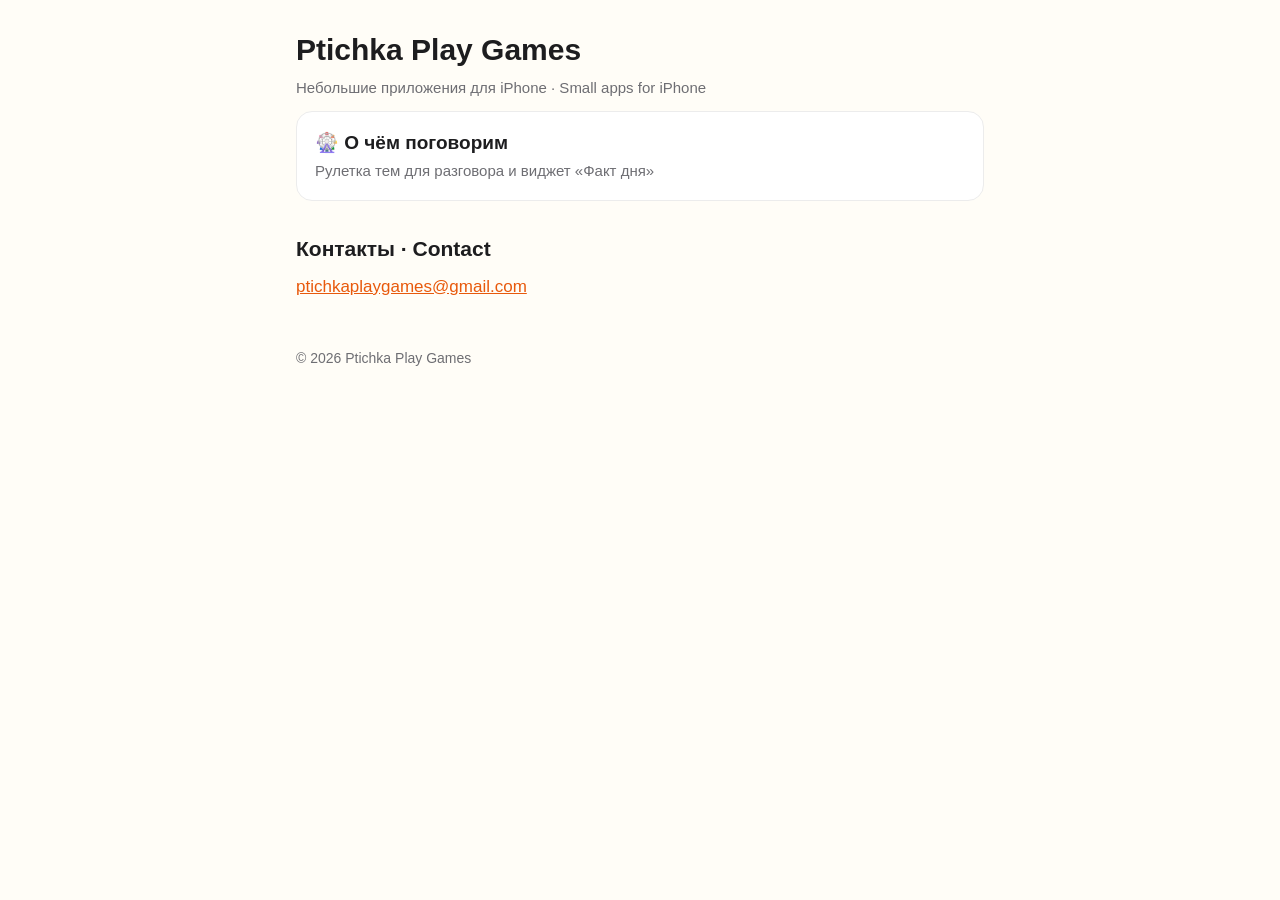
<file: index.html>
<!doctype html>
<html lang="ru">
<head>
<meta charset="utf-8">
<meta name="viewport" content="width=device-width, initial-scale=1">
<title>Ptichka Play Games</title>
<link rel="stylesheet" href="style.css">
</head>
<body>
<main>
  <h1>Ptichka Play Games</h1>
  <p class="muted">Небольшие приложения для iPhone · Small apps for iPhone</p>

  <a class="card" href="topicroulette/support.html">
    <strong>🎡 О чём поговорим</strong><br>
    <span class="muted">Рулетка тем для разговора и виджет «Факт дня»</span>
  </a>

  <h2>Контакты · Contact</h2>
  <p><a href="mailto:ptichkaplaygames@gmail.com">ptichkaplaygames@gmail.com</a></p>

  <footer>© 2026 Ptichka Play Games</footer>
</main>
</body>
</html>
</file>
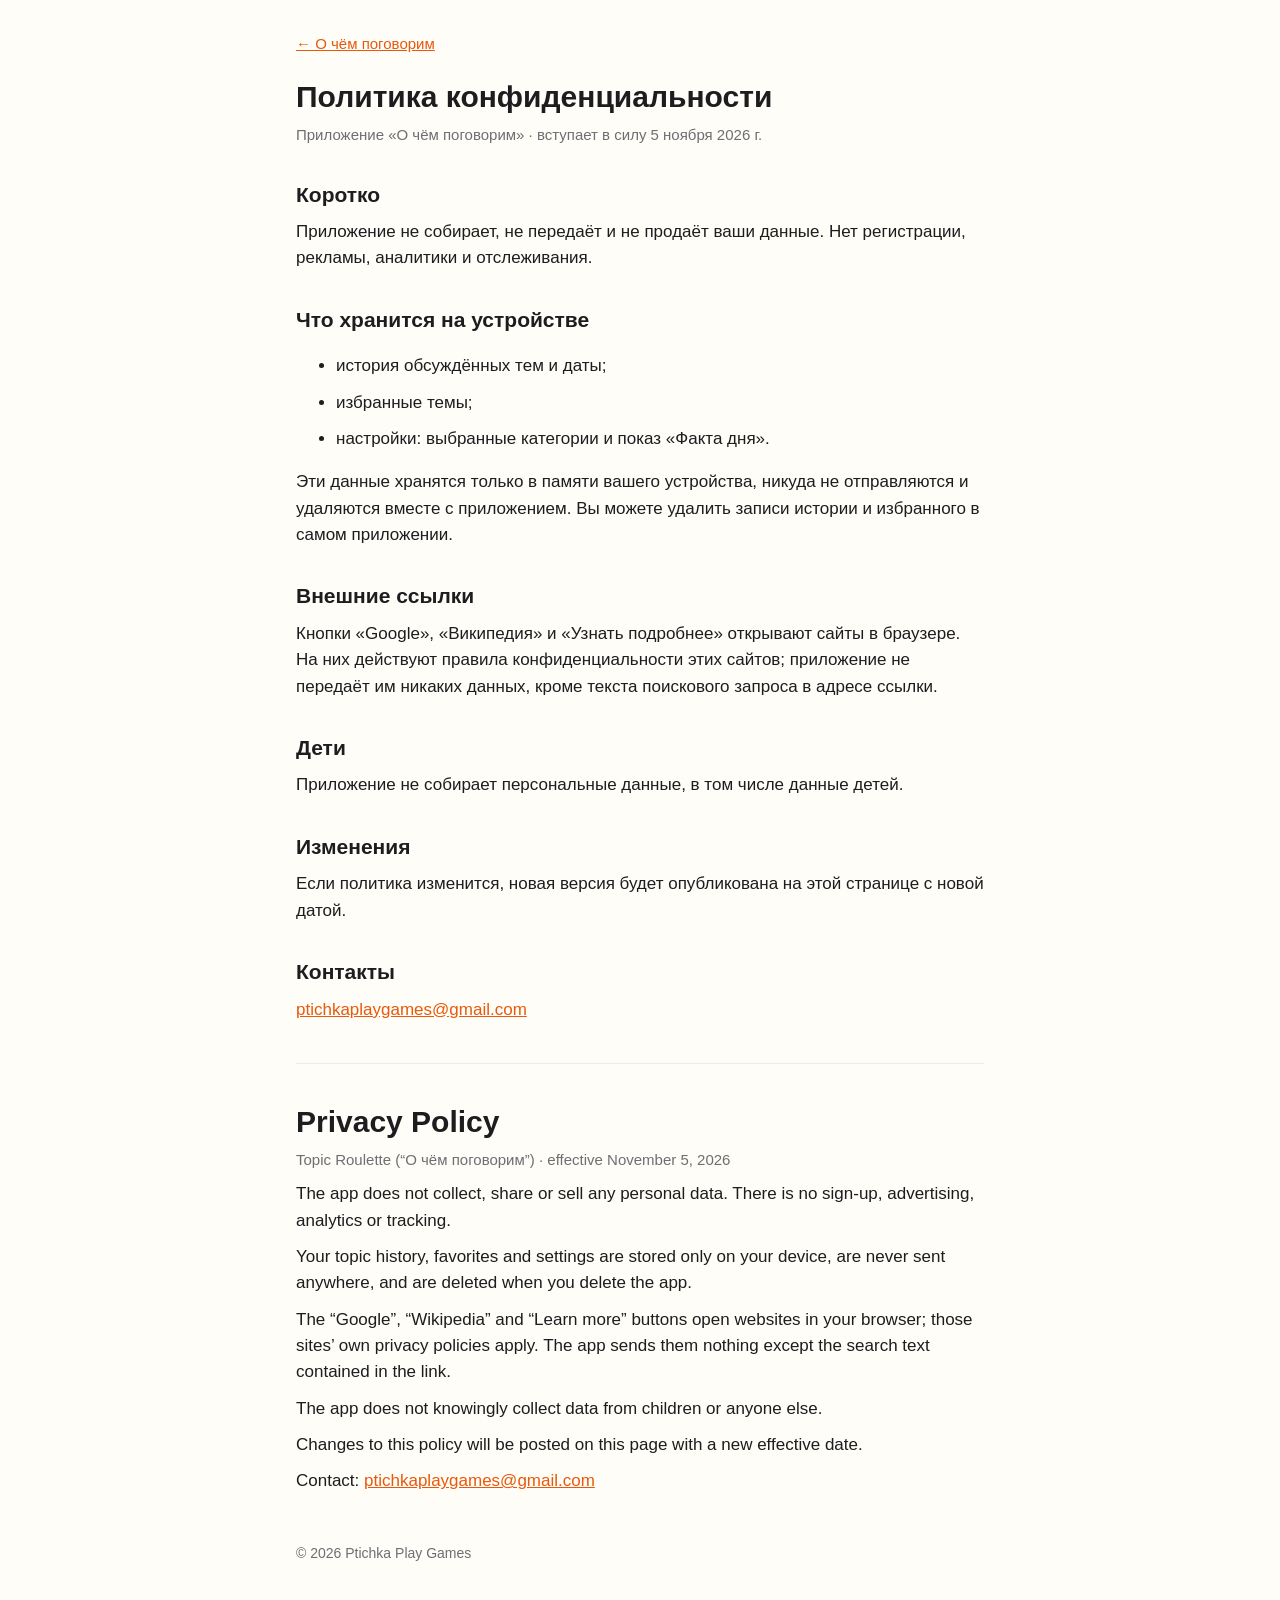
<file: topicroulette/privacy.html>
<!doctype html>
<html lang="ru">
<head>
<meta charset="utf-8">
<meta name="viewport" content="width=device-width, initial-scale=1">
<title>О чём поговорим — политика конфиденциальности</title>
<link rel="stylesheet" href="../style.css">
</head>
<body>
<main>
  <nav><a href="support.html">← О чём поговорим</a></nav>
  <h1>Политика конфиденциальности</h1>
  <p class="muted">Приложение «О чём поговорим» · вступает в силу 5 ноября 2026 г.</p>

  <h2>Коротко</h2>
  <p>Приложение не собирает, не передаёт и не продаёт ваши данные. Нет регистрации, рекламы, аналитики и отслеживания.</p>

  <h2>Что хранится на устройстве</h2>
  <ul>
    <li>история обсуждённых тем и даты;</li>
    <li>избранные темы;</li>
    <li>настройки: выбранные категории и показ «Факта дня».</li>
  </ul>
  <p>Эти данные хранятся только в памяти вашего устройства, никуда не отправляются и удаляются вместе с приложением. Вы можете удалить записи истории и избранного в самом приложении.</p>

  <h2>Внешние ссылки</h2>
  <p>Кнопки «Google», «Википедия» и «Узнать подробнее» открывают сайты в браузере. На них действуют правила конфиденциальности этих сайтов; приложение не передаёт им никаких данных, кроме текста поискового запроса в адресе ссылки.</p>

  <h2>Дети</h2>
  <p>Приложение не собирает персональные данные, в том числе данные детей.</p>

  <h2>Изменения</h2>
  <p>Если политика изменится, новая версия будет опубликована на этой странице с новой датой.</p>

  <h2>Контакты</h2>
  <p><a href="mailto:ptichkaplaygames@gmail.com">ptichkaplaygames@gmail.com</a></p>

  <hr>

  <h1 id="en">Privacy Policy</h1>
  <p class="muted">Topic Roulette (“О чём поговорим”) · effective November 5, 2026</p>
  <p>The app does not collect, share or sell any personal data. There is no sign-up, advertising, analytics or tracking.</p>
  <p>Your topic history, favorites and settings are stored only on your device, are never sent anywhere, and are deleted when you delete the app.</p>
  <p>The “Google”, “Wikipedia” and “Learn more” buttons open websites in your browser; those sites’ own privacy policies apply. The app sends them nothing except the search text contained in the link.</p>
  <p>The app does not knowingly collect data from children or anyone else.</p>
  <p>Changes to this policy will be posted on this page with a new effective date.</p>
  <p>Contact: <a href="mailto:ptichkaplaygames@gmail.com">ptichkaplaygames@gmail.com</a></p>

  <footer>© 2026 Ptichka Play Games</footer>
</main>
</body>
</html>
</file>
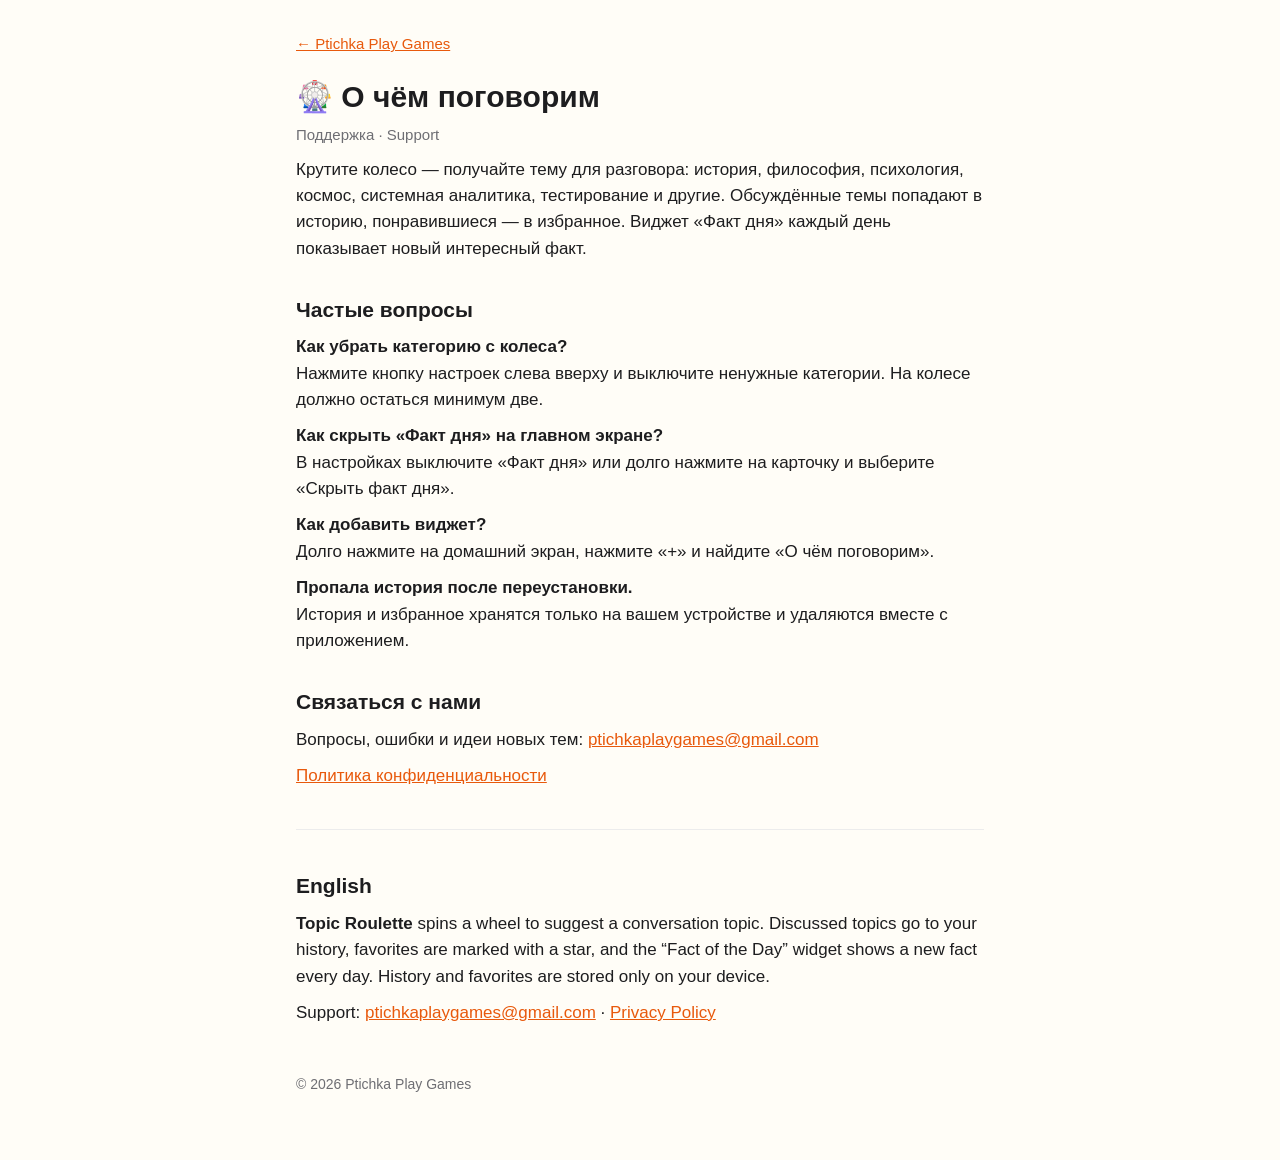
<file: topicroulette/support.html>
<!doctype html>
<html lang="ru">
<head>
<meta charset="utf-8">
<meta name="viewport" content="width=device-width, initial-scale=1">
<title>О чём поговорим — поддержка</title>
<link rel="stylesheet" href="../style.css">
</head>
<body>
<main>
  <nav><a href="../">← Ptichka Play Games</a></nav>
  <h1>🎡 О чём поговорим</h1>
  <p class="muted">Поддержка · Support</p>

  <p>Крутите колесо — получайте тему для разговора: история, философия, психология, космос, системная аналитика, тестирование и другие. Обсуждённые темы попадают в историю, понравившиеся — в избранное. Виджет «Факт дня» каждый день показывает новый интересный факт.</p>

  <h2>Частые вопросы</h2>
  <p><strong>Как убрать категорию с колеса?</strong><br>
  Нажмите кнопку настроек слева вверху и выключите ненужные категории. На колесе должно остаться минимум две.</p>
  <p><strong>Как скрыть «Факт дня» на главном экране?</strong><br>
  В настройках выключите «Факт дня» или долго нажмите на карточку и выберите «Скрыть факт дня».</p>
  <p><strong>Как добавить виджет?</strong><br>
  Долго нажмите на домашний экран, нажмите «+» и найдите «О чём поговорим».</p>
  <p><strong>Пропала история после переустановки.</strong><br>
  История и избранное хранятся только на вашем устройстве и удаляются вместе с приложением.</p>

  <h2>Связаться с нами</h2>
  <p>Вопросы, ошибки и идеи новых тем: <a href="mailto:ptichkaplaygames@gmail.com?subject=О%20чём%20поговорим">ptichkaplaygames@gmail.com</a></p>
  <p><a href="privacy.html">Политика конфиденциальности</a></p>

  <hr>

  <h2>English</h2>
  <p><strong>Topic Roulette</strong> spins a wheel to suggest a conversation topic. Discussed topics go to your history, favorites are marked with a star, and the “Fact of the Day” widget shows a new fact every day. History and favorites are stored only on your device.</p>
  <p>Support: <a href="mailto:ptichkaplaygames@gmail.com">ptichkaplaygames@gmail.com</a> · <a href="privacy.html#en">Privacy Policy</a></p>

  <footer>© 2026 Ptichka Play Games</footer>
</main>
</body>
</html>
</file>
<file: style.css>
:root { --bg: #fffdf7; --fg: #1d1d1f; --muted: #6e6e73; --accent: #e8590c; --card: #ffffff; --line: #ececec; }
@media (prefers-color-scheme: dark) {
  :root { --bg: #111113; --fg: #f5f5f7; --muted: #a1a1a6; --accent: #ff922b; --card: #1c1c1e; --line: #2c2c2e; }
}
* { box-sizing: border-box; }
body { margin: 0; background: var(--bg); color: var(--fg);
  font: 17px/1.55 -apple-system, BlinkMacSystemFont, "Segoe UI", Roboto, sans-serif; }
main { max-width: 720px; margin: 0 auto; padding: 32px 16px 64px; }
h1 { font-size: 30px; line-height: 1.2; margin: 0 0 8px; }
h2 { font-size: 21px; margin: 32px 0 8px; }
p, li { margin: 0 0 10px; }
a { color: var(--accent); }
.muted { color: var(--muted); font-size: 15px; }
.card { display: block; background: var(--card); border: 1px solid var(--line); border-radius: 16px;
  padding: 16px 18px; margin: 12px 0; color: inherit; text-decoration: none; }
.card strong { font-size: 19px; }
nav { margin-bottom: 24px; font-size: 15px; }
hr { border: 0; border-top: 1px solid var(--line); margin: 40px 0; }
footer { margin-top: 48px; color: var(--muted); font-size: 14px; }
</file>
